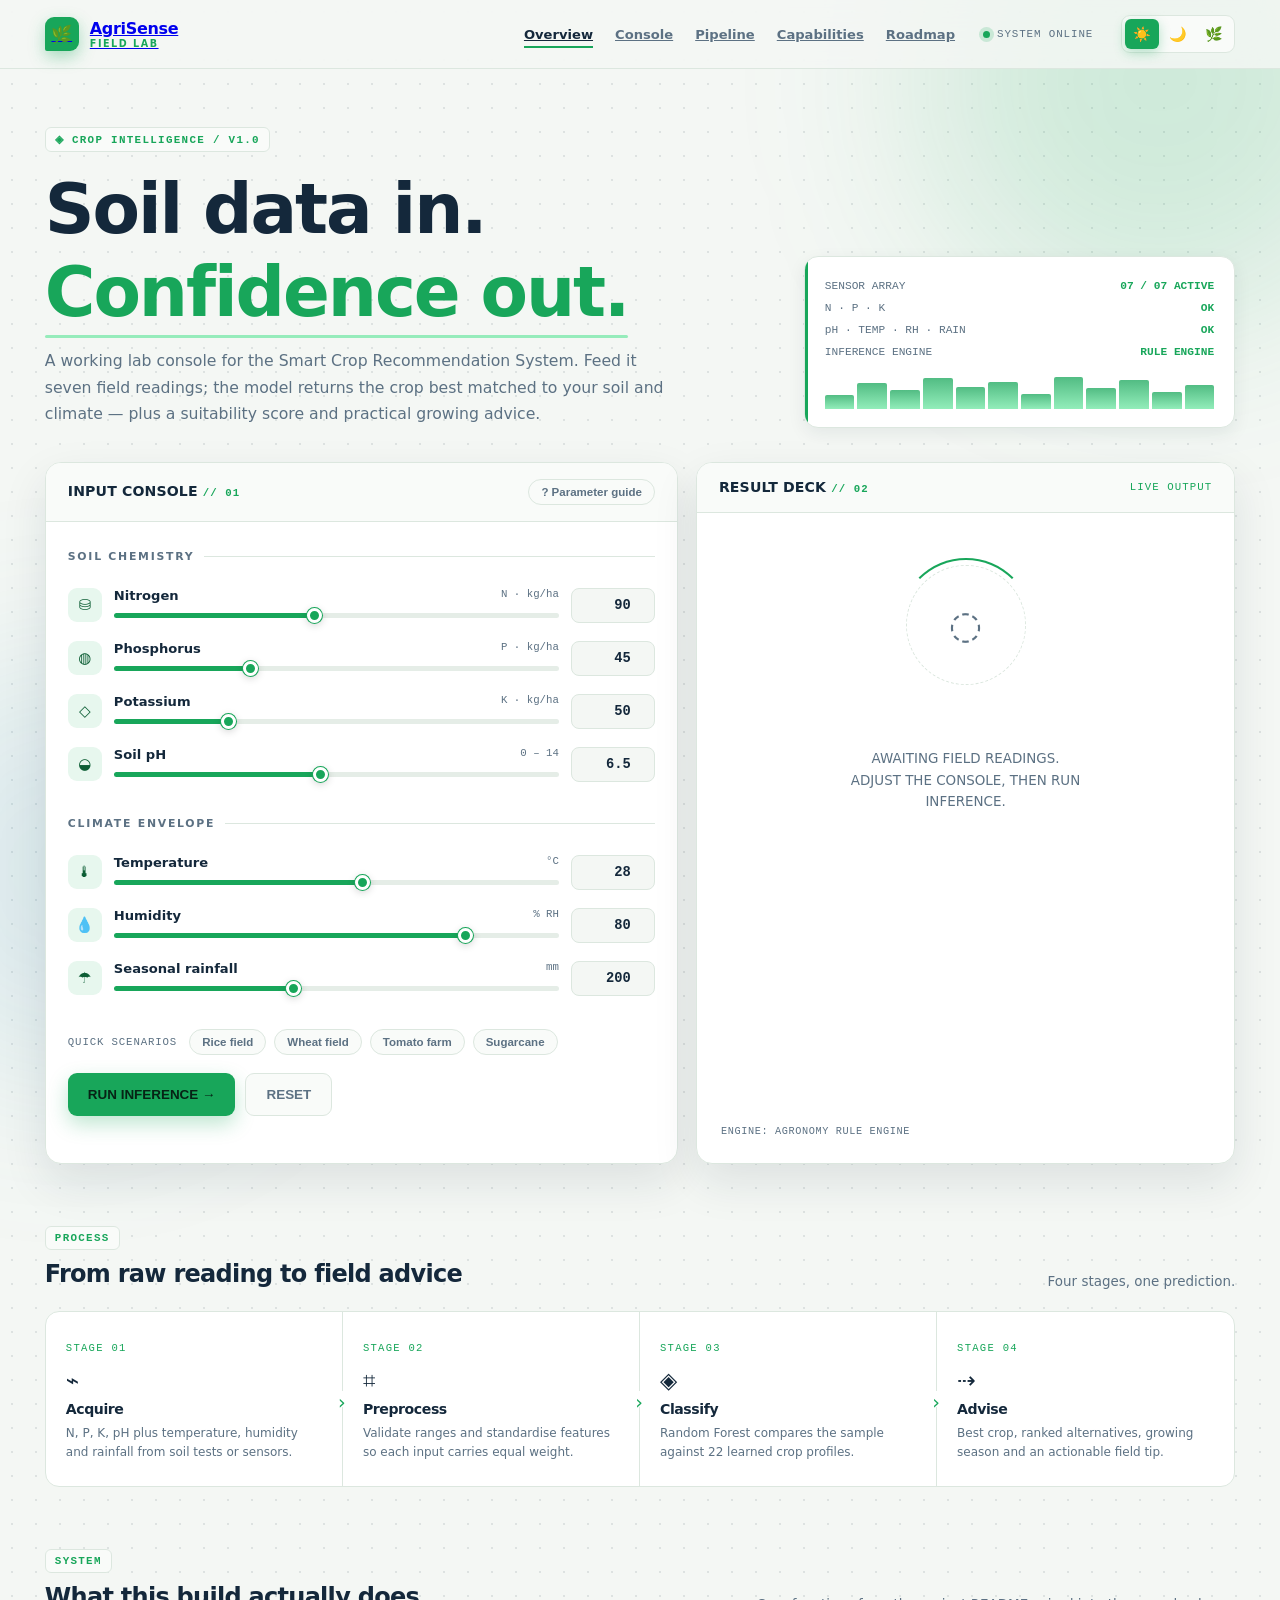
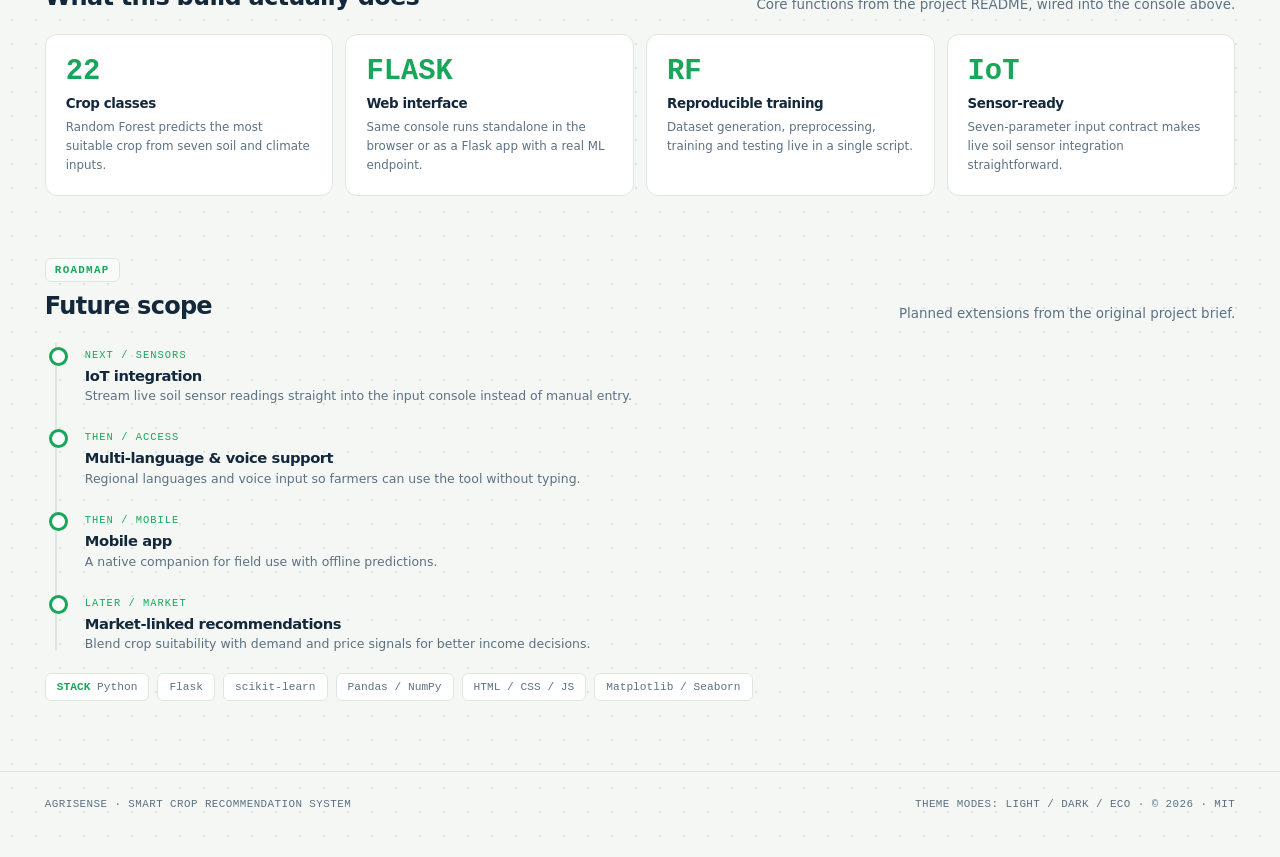
<file: index.html>
<!DOCTYPE html>
<html lang="en" data-theme="light">
<head>
  <meta charset="UTF-8">
  <meta name="viewport" content="width=device-width, initial-scale=1.0">
  <title>AgriSense · Field Lab — Smart Crop Recommendation</title>
  <meta name="description" content="AI crop recommendation console: soil nutrients, pH, temperature, humidity and rainfall analysed by a Random Forest model.">
  <link rel="stylesheet" href="static/css/style.css">
  <script>window.FLASK_MODE = false;</script>
  <script src="static/js/crop-data.js"></script>
  <script src="static/js/app.js" defer></script>
</head>
<body>

  <!-- ===== Top bar ===== -->
  <nav class="topbar">
    <div class="wrap">
      <a class="logo" href="#top"><span class="logo-mark">🌿</span><span>AgriSense<small>Field Lab</small></span></a>
      <div class="nav" id="nav">
        <a href="#top" class="active">Overview</a>
        <a href="#predict">Console</a>
        <a href="#pipeline">Pipeline</a>
        <a href="#capabilities">Capabilities</a>
        <a href="#roadmap">Roadmap</a>
      </div>
      <div class="status"><i></i> SYSTEM ONLINE</div>
      <div class="mode-switch" role="group" aria-label="Theme mode">
        <button class="mode-btn" data-theme="light" title="Light mode" aria-label="Light mode">☀️</button>
        <button class="mode-btn" data-theme="dark" title="Dark mode" aria-label="Dark mode">🌙</button>
        <button class="mode-btn" data-theme="eco" title="Eco mode" aria-label="Eco mode">🌿</button>
      </div>
      <button class="menu-btn" id="menu-btn" aria-label="Menu">☰</button>
    </div>
  </nav>

  <!-- ===== Briefing ===== -->
  <header class="wrap brief" id="top">
    <div>
      <span class="tag">◈ CROP INTELLIGENCE / v1.0</span>
      <h1>Soil data in.<br><em>Confidence out.</em></h1>
      <p>A working lab console for the Smart Crop Recommendation System. Feed it seven field readings; the model returns the crop best matched to your soil and climate — plus a suitability score and practical growing advice.</p>
    </div>
    <div class="sensor-card" aria-hidden="true">
      <div class="row"><span>SENSOR ARRAY</span><b>07 / 07 ACTIVE</b></div>
      <div class="row"><span>N · P · K</span><b>OK</b></div>
      <div class="row"><span>pH · TEMP · RH · RAIN</span><b>OK</b></div>
      <div class="row"><span>INFERENCE ENGINE</span><b id="engine-status">RULE ENGINE</b></div>
      <div class="wave">
        <i style="height:40%"></i><i style="height:75%"></i><i style="height:55%"></i><i style="height:90%"></i>
        <i style="height:65%"></i><i style="height:80%"></i><i style="height:45%"></i><i style="height:95%"></i>
        <i style="height:60%"></i><i style="height:85%"></i><i style="height:50%"></i><i style="height:70%"></i>
      </div>
    </div>
  </header>

  <!-- ===== Console ===== -->
  <main class="wrap" id="predict">
    <div class="workspace">

      <!-- Input console -->
      <section class="panel">
        <div class="panel-head">
          <h2>INPUT CONSOLE <span class="idx">// 01</span></h2>
          <button class="chip" id="guide-toggle" type="button">? Parameter guide</button>
        </div>
        <div class="panel-body">
          <form id="predict-form" novalidate>
            <div class="group">
              <div class="group-label">Soil chemistry</div>

              <div class="param">
                <div class="pi">⛁</div>
                <div>
                  <div class="plabel"><span>Nitrogen</span><small>N · kg/ha</small></div>
                  <input type="range" id="n-range" min="0" max="200" value="90">
                </div>
                <input type="number" id="n-num" min="0" max="200" value="90" aria-label="Nitrogen">
              </div>

              <div class="param">
                <div class="pi">◍</div>
                <div>
                  <div class="plabel"><span>Phosphorus</span><small>P · kg/ha</small></div>
                  <input type="range" id="p-range" min="0" max="150" value="45">
                </div>
                <input type="number" id="p-num" min="0" max="150" value="45" aria-label="Phosphorus">
              </div>

              <div class="param">
                <div class="pi">◇</div>
                <div>
                  <div class="plabel"><span>Potassium</span><small>K · kg/ha</small></div>
                  <input type="range" id="k-range" min="0" max="200" value="50">
                </div>
                <input type="number" id="k-num" min="0" max="200" value="50" aria-label="Potassium">
              </div>

              <div class="param">
                <div class="pi">◒</div>
                <div>
                  <div class="plabel"><span>Soil pH</span><small>0 – 14</small></div>
                  <input type="range" id="ph-range" min="0" max="14" step="0.1" value="6.5">
                </div>
                <input type="number" id="ph-num" min="0" max="14" step="0.1" value="6.5" aria-label="Soil pH">
              </div>
            </div>

            <div class="group">
              <div class="group-label">Climate envelope</div>

              <div class="param">
                <div class="pi">🌡</div>
                <div>
                  <div class="plabel"><span>Temperature</span><small>°C</small></div>
                  <input type="range" id="temp-range" min="0" max="50" value="28">
                </div>
                <input type="number" id="temp-num" min="0" max="50" value="28" aria-label="Temperature">
              </div>

              <div class="param">
                <div class="pi">💧</div>
                <div>
                  <div class="plabel"><span>Humidity</span><small>% RH</small></div>
                  <input type="range" id="humidity-range" min="0" max="100" value="80">
                </div>
                <input type="number" id="humidity-num" min="0" max="100" value="80" aria-label="Humidity">
              </div>

              <div class="param">
                <div class="pi">☂</div>
                <div>
                  <div class="plabel"><span>Seasonal rainfall</span><small>mm</small></div>
                  <input type="range" id="rainfall-range" min="0" max="500" value="200">
                </div>
                <input type="number" id="rainfall-num" min="0" max="500" value="200" aria-label="Rainfall">
              </div>
            </div>

            <div class="scenarios">
              <span class="lbl">QUICK SCENARIOS</span>
              <button class="chip" type="button" data-preset="rice">Rice field</button>
              <button class="chip" type="button" data-preset="wheat">Wheat field</button>
              <button class="chip" type="button" data-preset="tomato">Tomato farm</button>
              <button class="chip" type="button" data-preset="sugarcane">Sugarcane</button>
            </div>

            <div class="actions">
              <button type="submit" class="btn btn-primary" id="predict-btn">RUN INFERENCE →</button>
              <button type="button" class="btn btn-quiet" id="reset-btn">RESET</button>
            </div>
            <div class="err" id="form-error" role="alert"></div>
          </form>

          <div class="drawer" id="guide-drawer">
            <table>
              <thead><tr><th>Parameter</th><th>Unit</th><th>Range</th></tr></thead>
              <tbody id="guide-body"></tbody>
            </table>
          </div>
        </div>
      </section>

      <!-- Result deck -->
      <section class="panel result-panel">
        <div class="panel-head">
          <h2>RESULT DECK <span class="idx">// 02</span></h2>
          <span class="idx">LIVE OUTPUT</span>
        </div>
        <div class="result-body">
          <div id="result-content" aria-live="polite"></div>
          <div class="engine" id="engine-line">ENGINE: AGRONOMY RULE ENGINE</div>
        </div>
      </section>
    </div>
  </main>

  <!-- ===== Pipeline ===== -->
  <section class="wrap section" id="pipeline">
    <div class="section-top">
      <div><span class="tag">PROCESS</span><h2 style="margin-top:10px">From raw reading to field advice</h2></div>
      <p>Four stages, one prediction.</p>
    </div>
    <div class="pipeline">
      <div class="node"><span class="n-no">STAGE 01</span><span class="n-ic">⌁</span><h3>Acquire</h3><p>N, P, K, pH plus temperature, humidity and rainfall from soil tests or sensors.</p></div>
      <div class="node"><span class="n-no">STAGE 02</span><span class="n-ic">⌗</span><h3>Preprocess</h3><p>Validate ranges and standardise features so each input carries equal weight.</p></div>
      <div class="node"><span class="n-no">STAGE 03</span><span class="n-ic">◈</span><h3>Classify</h3><p>Random Forest compares the sample against 22 learned crop profiles.</p></div>
      <div class="node"><span class="n-no">STAGE 04</span><span class="n-ic">⇢</span><h3>Advise</h3><p>Best crop, ranked alternatives, growing season and an actionable field tip.</p></div>
    </div>
  </section>

  <!-- ===== Capabilities ===== -->
  <section class="wrap section" id="capabilities">
    <div class="section-top">
      <div><span class="tag">SYSTEM</span><h2 style="margin-top:10px">What this build actually does</h2></div>
      <p>Core functions from the project README, wired into the console above.</p>
    </div>
    <div class="tiles">
      <div class="tile"><div class="big">22</div><h3>Crop classes</h3><p>Random Forest predicts the most suitable crop from seven soil and climate inputs.</p></div>
      <div class="tile"><div class="big">FLASK</div><h3>Web interface</h3><p>Same console runs standalone in the browser or as a Flask app with a real ML endpoint.</p></div>
      <div class="tile"><div class="big">RF</div><h3>Reproducible training</h3><p>Dataset generation, preprocessing, training and testing live in a single script.</p></div>
      <div class="tile"><div class="big">IoT</div><h3>Sensor-ready</h3><p>Seven-parameter input contract makes live soil sensor integration straightforward.</p></div>
    </div>
  </section>

  <!-- ===== Roadmap ===== -->
  <section class="wrap section" id="roadmap">
    <div class="section-top">
      <div><span class="tag">ROADMAP</span><h2 style="margin-top:10px">Future scope</h2></div>
      <p>Planned extensions from the original project brief.</p>
    </div>
    <div class="timeline">
      <div class="phase"><span class="ph-tag">NEXT / SENSORS</span><h3>IoT integration</h3><p>Stream live soil sensor readings straight into the input console instead of manual entry.</p></div>
      <div class="phase"><span class="ph-tag">THEN / ACCESS</span><h3>Multi-language &amp; voice support</h3><p>Regional languages and voice input so farmers can use the tool without typing.</p></div>
      <div class="phase"><span class="ph-tag">THEN / MOBILE</span><h3>Mobile app</h3><p>A native companion for field use with offline predictions.</p></div>
      <div class="phase"><span class="ph-tag">LATER / MARKET</span><h3>Market-linked recommendations</h3><p>Blend crop suitability with demand and price signals for better income decisions.</p></div>
    </div>
    <div class="stack">
      <span><b>STACK</b> Python</span><span>Flask</span><span>scikit-learn</span><span>Pandas / NumPy</span><span>HTML / CSS / JS</span><span>Matplotlib / Seaborn</span>
    </div>
  </section>

  <footer>
    <div class="wrap"><span>AGRISENSE · SMART CROP RECOMMENDATION SYSTEM</span><span>THEME MODES: LIGHT / DARK / ECO · © 2026 · MIT</span></div>
  </footer>

</body>
</html>
</file>
<file: static/css/style.css>
/* ============================================================
   AgriSense "FIELD LAB" — a data-console UI (not a landing page)
   3 modes: light / dark / eco
   ============================================================ */

/* ---------- Palettes ---------- */
:root, :root[data-theme="light"] {
  --bg: #f4f7f4;
  --panel: #ffffff;
  --panel-2: #f9fbf9;
  --ink: #14283b;
  --ink-soft: #5c7183;
  --line: #dce7df;
  --accent: #18a65a;
  --accent-2: #6ee7a3;
  --accent-ink: #0d5e35;
  --accent-wash: #e7f7ee;
  --cyan: #2b8fb3;
  --grid-dot: rgba(20, 40, 59, .10);
  --glow-a: rgba(24, 166, 90, .16);
  --glow-b: rgba(43, 143, 179, .12);
  --shadow: 0 18px 45px rgba(20, 40, 59, .10);
  --shadow-sm: 0 6px 18px rgba(20, 40, 59, .07);
  --track: #e5ede7;
  color-scheme: light;
}
:root[data-theme="dark"] {
  --bg: #070f18;
  --panel: #0e1c29;
  --panel-2: #132434;
  --ink: #e7f5ee;
  --ink-soft: #8fa8b8;
  --line: #20384a;
  --accent: #4cf09a;
  --accent-2: #a0ffce;
  --accent-ink: #b9ffdb;
  --accent-wash: #103327;
  --cyan: #57c8e8;
  --grid-dot: rgba(140, 220, 190, .08);
  --glow-a: rgba(76, 240, 154, .14);
  --glow-b: rgba(87, 200, 232, .10);
  --shadow: 0 20px 55px rgba(0, 0, 0, .5);
  --shadow-sm: 0 8px 22px rgba(0, 0, 0, .35);
  --track: #1b3444;
  color-scheme: dark;
}
:root[data-theme="eco"] {
  --bg: #f1eedc;
  --panel: #fbfaf1;
  --panel-2: #f3f1e3;
  --ink: #26382a;
  --ink-soft: #6b7c5f;
  --line: #d6dcc0;
  --accent: #5c8f36;
  --accent-2: #9dc468;
  --accent-ink: #3a6423;
  --accent-wash: #e6efd3;
  --cyan: #5d8b7a;
  --grid-dot: rgba(60, 90, 45, .10);
  --glow-a: rgba(120, 160, 70, .18);
  --glow-b: rgba(90, 130, 100, .12);
  --shadow: 0 18px 45px rgba(60, 90, 45, .13);
  --shadow-sm: 0 6px 18px rgba(60, 90, 45, .09);
  --track: #e3e8d2;
  color-scheme: light;
}

/* ---------- Base + ambient background ---------- */
* { box-sizing: border-box; }
html { scroll-behavior: smooth; }
body {
  margin: 0;
  min-height: 100vh;
  font-family: "Inter", "Segoe UI", system-ui, sans-serif;
  background-color: var(--bg);
  background-image: radial-gradient(var(--grid-dot) 1px, transparent 1px);
  background-size: 24px 24px;
  color: var(--ink);
  transition: background-color .4s, color .4s;
}
body::before, body::after {
  content: ""; position: fixed; z-index: -1; border-radius: 50%; filter: blur(90px); pointer-events: none;
}
body::before { width: 480px; height: 480px; top: -160px; right: -120px; background: var(--glow-a); }
body::after { width: 420px; height: 420px; bottom: -180px; left: -140px; background: var(--glow-b); }
.wrap { width: min(1240px, 93%); margin-inline: auto; }
h1, h2, h3, h4 { margin: 0; line-height: 1.2; letter-spacing: -.03em; }
p { margin: 0; }
.mono { font-family: ui-monospace, "SFMono-Regular", Consolas, monospace; }
.tag {
  display: inline-flex; align-items: center; gap: 7px; font-family: ui-monospace, monospace;
  font-size: .68rem; letter-spacing: .12em; text-transform: uppercase; font-weight: 700;
  color: var(--accent); border: 1px solid var(--line); border-radius: 6px;
  padding: 5px 9px; background: var(--panel-2);
}

/* ---------- Topbar ---------- */
.topbar {
  position: sticky; top: 0; z-index: 40;
  background: color-mix(in srgb, var(--bg) 82%, transparent);
  backdrop-filter: blur(16px);
  border-bottom: 1px solid var(--line);
}
.topbar .wrap { height: 68px; display: flex; align-items: center; gap: 28px; }
.logo { display: flex; align-items: center; gap: 11px; font-weight: 800; font-size: 1rem; letter-spacing: -.02em; }
.logo-mark {
  width: 34px; height: 34px; display: grid; place-items: center; font-size: 1.05rem;
  background: var(--accent); color: #062315; border-radius: 9px 9px 9px 2px;
  box-shadow: 0 6px 16px color-mix(in srgb, var(--accent) 35%, transparent);
}
:root[data-theme="dark"] .logo-mark { color: #04140d; }
.logo span small { display: block; font-size: .6rem; letter-spacing: .16em; color: var(--accent); font-weight: 700; text-transform: uppercase; }
.nav { display: flex; gap: 22px; margin-left: auto; }
.nav a { font-size: .82rem; font-weight: 600; color: var(--ink-soft); position: relative; padding: 6px 0; }
.nav a::after { content: ""; position: absolute; left: 0; bottom: 0; height: 2px; width: 0; background: var(--accent); transition: width .25s; }
.nav a:hover, .nav a.active { color: var(--ink); }
.nav a:hover::after, .nav a.active::after { width: 100%; }
.status { display: flex; align-items: center; gap: 7px; font-family: ui-monospace, monospace; font-size: .68rem; color: var(--ink-soft); letter-spacing: .08em; }
.status i { width: 7px; height: 7px; border-radius: 50%; background: var(--accent); box-shadow: 0 0 0 4px color-mix(in srgb, var(--accent) 18%, transparent); animation: pulse 2s infinite; }
@keyframes pulse { 50% { box-shadow: 0 0 0 8px transparent; } }

/* 3-mode switch */
.mode-switch { display: flex; gap: 2px; padding: 3px; border: 1px solid var(--line); border-radius: 9px; background: var(--panel-2); }
.mode-btn {
  width: 34px; height: 30px; border: 0; border-radius: 6px; background: transparent;
  color: var(--ink-soft); cursor: pointer; font-size: .88rem; display: grid; place-items: center;
  transition: all .22s ease;
}
.mode-btn:hover { color: var(--accent); }
.mode-btn.active { background: var(--accent); color: #08251a; box-shadow: 0 4px 12px color-mix(in srgb, var(--accent) 30%, transparent); }
.menu-btn { display: none; border: 1px solid var(--line); background: var(--panel); color: var(--ink); border-radius: 8px; padding: 6px 10px; cursor: pointer; }

/* ---------- Briefing header ---------- */
.brief { padding: 58px 0 34px; display: grid; grid-template-columns: 1.25fr .75fr; gap: 40px; align-items: end; }
.brief h1 { font-size: clamp(2.4rem, 5.4vw, 4.4rem); margin: 16px 0 14px; font-weight: 850; }
.brief h1 em { font-style: normal; color: var(--accent); position: relative; }
.brief h1 em::after { content: ""; position: absolute; left: 0; right: 0; bottom: -6px; height: 3px; background: var(--accent-2); border-radius: 3px; opacity: .7; }
.brief p { color: var(--ink-soft); max-width: 620px; font-size: .98rem; line-height: 1.7; }
.sensor-card {
  border: 1px solid var(--line); background: var(--panel); border-radius: 14px;
  padding: 18px 20px; box-shadow: var(--shadow-sm); position: relative; overflow: hidden;
}
.sensor-card::before { content: ""; position: absolute; inset: 0 auto 0 0; width: 3px; background: var(--accent); }
.sensor-card .row { display: flex; justify-content: space-between; font-family: ui-monospace, monospace; font-size: .7rem; color: var(--ink-soft); padding: 5px 0; }
.sensor-card .row b { color: var(--accent); }
.wave { display: flex; align-items: flex-end; gap: 3px; height: 34px; margin-top: 12px; }
.wave i { flex: 1; background: linear-gradient(var(--accent), var(--accent-2)); border-radius: 2px 2px 0 0; opacity: .75; animation: wave 1.6s ease-in-out infinite alternate; }
.wave i:nth-child(3n) { animation-delay: .2s; }
.wave i:nth-child(3n+1) { animation-delay: .5s; }
@keyframes wave { from { height: 25%; } to { height: 100%; } }

/* ---------- Workspace ---------- */
.workspace { display: grid; grid-template-columns: 1.08fr .92fr; gap: 18px; align-items: stretch; }
.panel {
  background: var(--panel); border: 1px solid var(--line); border-radius: 16px;
  box-shadow: var(--shadow); overflow: hidden;
}
.panel-head {
  display: flex; align-items: center; justify-content: space-between; gap: 12px;
  padding: 16px 22px; border-bottom: 1px solid var(--line); background: var(--panel-2);
}
.panel-head h2 { font-size: .88rem; font-weight: 750; letter-spacing: .01em; }
.panel-head .idx { font-family: ui-monospace, monospace; font-size: .67rem; color: var(--accent); letter-spacing: .1em; }
.panel-body { padding: 24px 22px; }

/* Group labels */
.group-label { display: flex; align-items: center; gap: 10px; margin: 4px 0 16px; font-size: .68rem; font-weight: 800; letter-spacing: .16em; text-transform: uppercase; color: var(--ink-soft); }
.group-label::after { content: ""; flex: 1; height: 1px; background: var(--line); }
.group + .group { margin-top: 26px; }

/* Parameter rows */
.param { display: grid; grid-template-columns: 34px 1fr 84px; gap: 12px; align-items: center; padding: 9px 0; }
.param .pi { width: 34px; height: 34px; display: grid; place-items: center; border-radius: 9px; background: var(--accent-wash); color: var(--accent-ink); font-size: .95rem; }
.param .plabel { font-size: .82rem; font-weight: 650; display: flex; justify-content: space-between; gap: 8px; }
.param .plabel small { color: var(--ink-soft); font-weight: 500; font-family: ui-monospace, monospace; font-size: .67rem; }
.param input[type="range"] { width: 100%; height: 5px; margin: 9px 0 0; appearance: none; border-radius: 99px; background: var(--track); outline: none; cursor: pointer; }
.param input[type="range"]::-webkit-slider-thumb { appearance: none; width: 15px; height: 15px; border-radius: 50%; background: var(--accent); border: 3px solid var(--panel); box-shadow: 0 0 0 1px var(--accent), 0 2px 8px rgba(0,0,0,.2); cursor: grab; }
.param input[type="number"] {
  width: 100%; padding: 9px 8px; text-align: right; border: 1px solid var(--line);
  border-radius: 8px; background: var(--bg); color: var(--ink); font-family: ui-monospace, monospace;
  font-size: .86rem; font-weight: 700;
}
.param input[type="number"]:focus { outline: none; border-color: var(--accent); box-shadow: 0 0 0 3px color-mix(in srgb, var(--accent) 18%, transparent); }

.scenarios { display: flex; flex-wrap: wrap; gap: 8px; margin: 24px 0 18px; align-items: center; }
.scenarios .lbl { font-family: ui-monospace, monospace; font-size: .67rem; color: var(--ink-soft); letter-spacing: .08em; margin-right: 4px; }
.chip {
  border: 1px solid var(--line); background: var(--panel-2); color: var(--ink-soft);
  border-radius: 99px; padding: 6px 12px; font-size: .72rem; font-weight: 650; cursor: pointer; transition: all .2s;
}
.chip:hover { border-color: var(--accent); color: var(--accent); transform: translateY(-1px); }
.actions { display: flex; gap: 10px; }
.btn {
  border: 0; border-radius: 9px; padding: 13px 20px; font-size: .84rem; font-weight: 750;
  cursor: pointer; display: inline-flex; align-items: center; justify-content: center; gap: 8px;
  transition: transform .2s, filter .2s, box-shadow .2s;
}
.btn:hover { transform: translateY(-2px); }
.btn-primary { background: var(--accent); color: #062315; box-shadow: 0 8px 20px color-mix(in srgb, var(--accent) 28%, transparent); }
.btn-primary:hover { filter: brightness(1.08); }
.btn-primary:disabled { opacity: .65; cursor: wait; transform: none; }
.btn-quiet { background: var(--panel-2); color: var(--ink-soft); border: 1px solid var(--line); }
.err { color: #e2564c; font-size: .76rem; min-height: 1.1em; margin-top: 10px; font-family: ui-monospace, monospace; }

/* ---------- Result deck ---------- */
.result-panel { display: flex; flex-direction: column; }
.result-body { padding: 26px 24px; flex: 1; display: flex; flex-direction: column; }
.idle { flex: 1; display: grid; place-items: center; text-align: center; color: var(--ink-soft); gap: 12px; min-height: 300px; }
.scanner { width: 120px; height: 120px; border-radius: 50%; border: 1px dashed var(--line); display: grid; place-items: center; font-size: 2.4rem; position: relative; }
.scanner::after { content: ""; position: absolute; inset: -8px; border-radius: 50%; border: 2px solid transparent; border-top-color: var(--accent); animation: spin 4s linear infinite; }
@keyframes spin { to { transform: rotate(360deg); } }
.idle p { font-size: .84rem; max-width: 260px; line-height: 1.6; }

.result { animation: reveal .4s ease; }
@keyframes reveal { from { opacity: 0; transform: translateY(10px); } to { opacity: 1; transform: none; } }
.result-top { display: flex; gap: 22px; align-items: center; }
.gauge {
  --val: 0;
  width: 138px; height: 138px; flex: none; border-radius: 50%; position: relative;
  background: conic-gradient(var(--accent) calc(var(--val) * 1%), var(--track) 0);
  display: grid; place-items: center; transition: --val .9s ease;
}
.gauge::before { content: ""; position: absolute; inset: 11px; border-radius: 50%; background: var(--panel); }
.gauge .gtext { position: relative; text-align: center; }
.gauge .gtext b { display: block; font-size: 1.75rem; font-family: ui-monospace, monospace; color: var(--ink); }
.gauge .gtext small { font-size: .6rem; letter-spacing: .1em; text-transform: uppercase; color: var(--ink-soft); }
.result-name { font-size: 2rem; font-weight: 850; margin-bottom: 6px; text-transform: capitalize; }
.result-name span { font-size: 1.5rem; margin-right: 8px; }
.result-meta { display: flex; flex-wrap: wrap; gap: 7px; }
.result-meta span { font-size: .68rem; padding: 5px 9px; border-radius: 6px; background: var(--accent-wash); color: var(--accent-ink); font-weight: 650; }
.advice { margin-top: 24px; padding: 15px 16px; border: 1px solid var(--line); border-left: 3px solid var(--accent); border-radius: 10px; background: var(--panel-2); font-size: .82rem; color: var(--ink-soft); line-height: 1.65; }
.advice b { color: var(--ink); }
.rank { margin-top: 22px; }
.rank h4 { font-size: .67rem; letter-spacing: .14em; text-transform: uppercase; color: var(--ink-soft); margin-bottom: 12px; }
.rank-row { display: grid; grid-template-columns: 105px 1fr 38px; gap: 10px; align-items: center; padding: 7px 0; font-size: .78rem; border-top: 1px solid var(--line); }
.rank-row .mini { height: 6px; border-radius: 99px; background: var(--track); overflow: hidden; }
.rank-row b { text-transform: capitalize; }
.rank-row .mini i { display: block; height: 100%; background: var(--ink-soft); border-radius: 99px; width: 0; transition: width .8s ease; }
.rank-row small { font-family: ui-monospace, monospace; color: var(--ink-soft); text-align: right; }
.engine { margin-top: auto; padding-top: 18px; font-family: ui-monospace, monospace; font-size: .64rem; color: var(--ink-soft); letter-spacing: .06em; }
.note { color: #d98b3a; font-size: .72rem; margin-top: 8px; }

/* ---------- Pipeline strip ---------- */
.section { padding: 62px 0 0; }
.section-top { display: flex; align-items: end; justify-content: space-between; gap: 20px; margin-bottom: 22px; flex-wrap: wrap; }
.section-top h2 { font-size: 1.5rem; font-weight: 800; }
.section-top p { color: var(--ink-soft); font-size: .84rem; }
.pipeline { display: grid; grid-template-columns: repeat(4, 1fr); gap: 0; border: 1px solid var(--line); border-radius: 14px; overflow: hidden; background: var(--panel); }
.node { padding: 24px 20px; position: relative; border-right: 1px solid var(--line); }
.node:last-child { border-right: 0; }
.node .n-no { font-family: ui-monospace, monospace; font-size: .66rem; color: var(--accent); letter-spacing: .12em; }
.node .n-ic { font-size: 1.4rem; margin: 12px 0 8px; display: block; }
.node h3 { font-size: .88rem; margin-bottom: 6px; }
.node p { font-size: .75rem; color: var(--ink-soft); line-height: 1.6; }
.node::after { content: "›"; position: absolute; right: -8px; top: 50%; transform: translateY(-50%); z-index: 2; color: var(--accent); background: var(--panel); width: 16px; height: 16px; display: grid; place-items: center; font-size: 1.2rem; }
.node:last-child::after { display: none; }

/* ---------- Capability tiles ---------- */
.tiles { display: grid; grid-template-columns: repeat(4, 1fr); gap: 12px; }
.tile { border: 1px solid var(--line); border-radius: 12px; background: var(--panel); padding: 20px; transition: border-color .25s, transform .25s; }
.tile:hover { border-color: var(--accent); transform: translateY(-4px); }
.tile .big { font-family: ui-monospace, monospace; font-size: 1.8rem; font-weight: 800; color: var(--accent); }
.tile h3 { font-size: .84rem; margin: 8px 0 6px; }
.tile p { font-size: .74rem; color: var(--ink-soft); line-height: 1.6; }

/* ---------- Roadmap timeline ---------- */
.timeline { border-left: 2px solid var(--line); margin-left: 10px; padding-left: 28px; display: grid; gap: 22px; }
.phase { position: relative; }
.phase::before { content: ""; position: absolute; left: -36px; top: 4px; width: 13px; height: 13px; border-radius: 50%; background: var(--panel); border: 3px solid var(--accent); }
.phase .ph-tag { font-family: ui-monospace, monospace; font-size: .65rem; color: var(--accent); letter-spacing: .1em; }
.phase h3 { font-size: .92rem; margin: 5px 0 4px; }
.phase p { font-size: .78rem; color: var(--ink-soft); }
.stack { display: flex; flex-wrap: wrap; gap: 8px; margin-top: 22px; }
.stack span { font-family: ui-monospace, monospace; font-size: .7rem; padding: 7px 11px; border: 1px solid var(--line); border-radius: 6px; background: var(--panel); color: var(--ink-soft); }
.stack b { color: var(--accent); }

/* ---------- Guide drawer ---------- */
.drawer { display: none; margin-top: 14px; border: 1px solid var(--line); border-radius: 12px; background: var(--panel-2); padding: 18px; }
.drawer.open { display: block; }
.drawer table { width: 100%; border-collapse: collapse; font-size: .78rem; }
.drawer th { text-align: left; font-size: .65rem; letter-spacing: .1em; text-transform: uppercase; color: var(--ink-soft); padding: 8px; border-bottom: 1px solid var(--line); }
.drawer td { padding: 10px 8px; border-bottom: 1px solid var(--line); color: var(--ink-soft); }
.drawer td b { color: var(--ink); }
.drawer td small { display: block; margin-top: 3px; font-size: .7rem; }

/* ---------- Footer ---------- */
footer { margin-top: 70px; border-top: 1px solid var(--line); padding: 26px 0 34px; font-family: ui-monospace, monospace; font-size: .68rem; color: var(--ink-soft); letter-spacing: .04em; }
footer .wrap { display: flex; justify-content: space-between; gap: 16px; flex-wrap: wrap; }

/* Toast */
.toast { position: fixed; bottom: 24px; right: 24px; z-index: 90; background: var(--ink); color: var(--bg); padding: 12px 18px; border-radius: 9px; font-size: .8rem; box-shadow: var(--shadow); transform: translateY(16px); opacity: 0; pointer-events: none; transition: all .3s; }
.toast.show { transform: none; opacity: 1; }

/* ---------- Responsive ---------- */
@media (max-width: 1050px) {
  .nav { display: none; position: absolute; top: 68px; left: 0; right: 0; background: var(--panel); flex-direction: column; gap: 0; padding: 12px 5%; border-bottom: 1px solid var(--line); }
  .nav.open { display: flex; }
  .nav a { padding: 11px 0; }
  .menu-btn { display: block; margin-left: auto; }
  .brief, .workspace { grid-template-columns: 1fr; }
  .sensor-card { max-width: 400px; }
  .pipeline, .tiles { grid-template-columns: repeat(2, 1fr); }
  .node:nth-child(2) { border-right: 0; }
  .node:nth-child(-n+2) { border-bottom: 1px solid var(--line); }
  .node::after { display: none; }
}
@media (max-width: 620px) {
  .brief { padding: 40px 0 26px; }
  .pipeline, .tiles { grid-template-columns: 1fr; }
  .node { border-right: 0; border-bottom: 1px solid var(--line) !important; }
  .param { grid-template-columns: 30px 1fr 70px; gap: 8px; }
  .result-top { flex-direction: column; align-items: flex-start; }
  .actions { flex-direction: column; }
  .status { display: none; }
}
@media (prefers-reduced-motion: reduce) {
  *, *::before, *::after { animation-duration: .01ms !important; transition-duration: .01ms !important; scroll-behavior: auto !important; }
}
</file>
